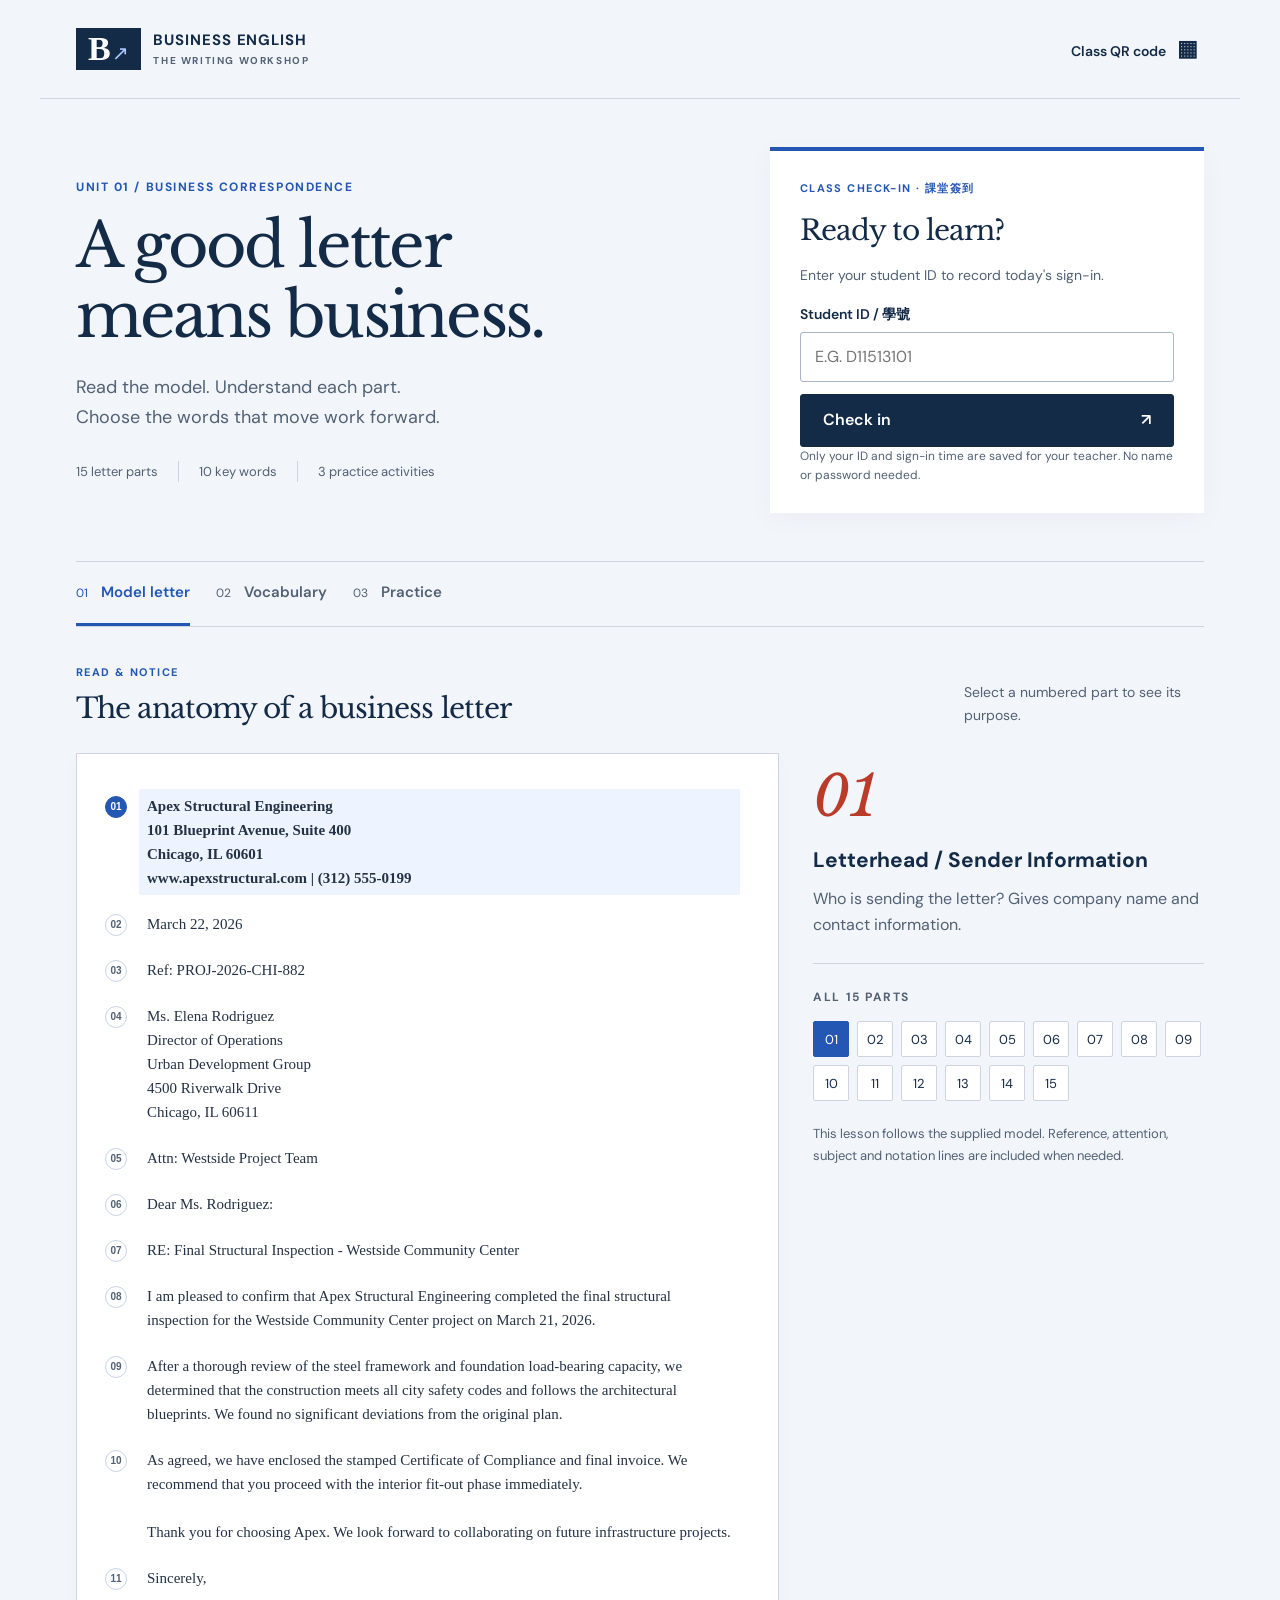
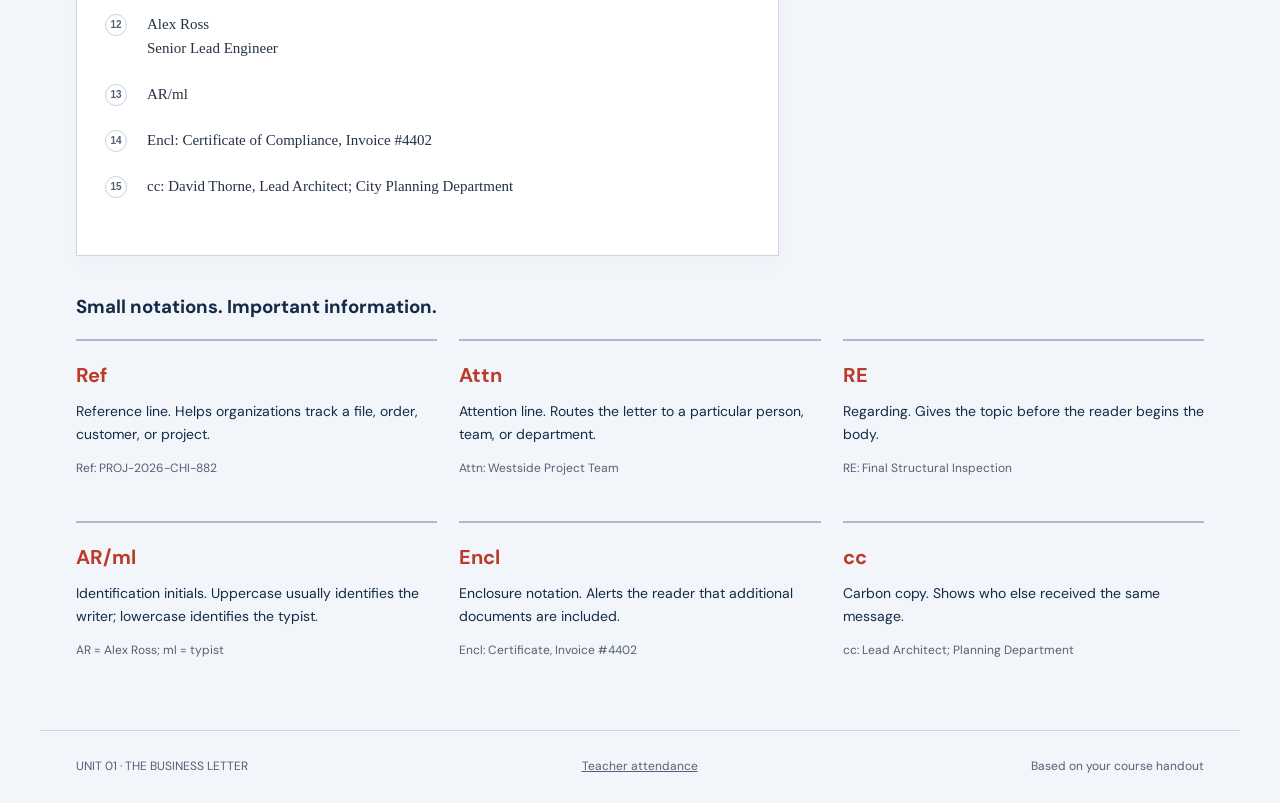
<file: index.html>
<!doctype html>
<html lang="en"><head><meta charset="utf-8"><meta name="viewport" content="width=device-width,initial-scale=1"><title>Unit 1 · The Business Letter</title><meta name="description" content="Explore a complete business letter, practise vocabulary, and check in for class."><link rel="icon" href="favicon.svg" type="image/svg+xml"><link rel="stylesheet" href="styles.css?v=sticky-bank-20261012"><script src="lesson.js?v=simple-gaps-20261017" defer></script><script src="config.js" defer></script><script src="app.js?v=sticky-bank-20261012" defer></script></head>
<body><a class="skip" href="#lesson">Skip to lesson</a>
<header class="masthead"><a class="brand" href="./"><span class="brand-mark">B<span>↗</span></span><span>BUSINESS ENGLISH<small>THE WRITING WORKSHOP</small></span></a><button class="plain" id="qr-open">Class QR code <span aria-hidden="true">▦</span></button></header>
<main><section class="intro"><div><p class="eyebrow">UNIT 01 / BUSINESS CORRESPONDENCE</p><h1>A good letter<br>means business.</h1><p class="lede">Read the model. Understand each part.<br>Choose the words that move work forward.</p><div class="meta"><span>15 letter parts</span><span>10 key words</span><span>3 practice activities</span></div></div>
<aside class="checkin"><p class="eyebrow">CLASS CHECK-IN · 課堂簽到</p><h2>Ready to learn?</h2><p>Enter your student ID to record today's sign-in.</p><form id="checkin-form"><label for="student-id">Student ID / 學號</label><input id="student-id" name="studentId" maxlength="20" minlength="4" pattern="[A-Za-z0-9-]{4,20}" autocomplete="off" autocapitalize="characters" placeholder="e.g. D11513101" required><button class="primary" type="submit">Check in <span aria-hidden="true">↗</span></button></form><p class="status" id="checkin-status" role="status"></p><small>Only your ID and sign-in time are saved for your teacher. No name or password needed.</small></aside></section>
<nav class="lesson-nav" aria-label="Lesson sections"><a href="#lesson" class="active" data-view="lesson">01 <span>Model letter</span></a><a href="#vocabulary" data-view="vocabulary">02 <span>Vocabulary</span></a><a href="#practice" data-view="practice">03 <span>Practice</span></a></nav>
<section id="lesson" class="view"><div class="section-heading"><div><p class="eyebrow">READ & NOTICE</p><h2>The anatomy of a business letter</h2></div><p>Select a numbered part to see its purpose.</p></div><div class="letter-layout"><article class="letter-paper" id="letter" aria-label="Model business letter"></article><aside class="explainer"><span class="big-number" id="part-number">01</span><h3 id="part-title"></h3><p id="part-description"></p><div class="rule"></div><p class="eyebrow">ALL 15 PARTS</p><div class="part-index" id="part-index"></div><p class="note">This lesson follows the supplied model. Reference, attention, subject and notation lines are included when needed.</p></aside></div><section class="notations"><h3>Small notations. Important information.</h3><div id="notations" class="notation-grid"></div></section></section>
<section id="vocabulary" class="view" hidden><div class="section-heading"><div><p class="eyebrow">BUILD YOUR WORD BANK</p><h2>Words that do the work</h2></div><p>Meaning, usage and business combinations.</p></div><div id="vocab-grid" class="vocab-grid"></div></section>
<section id="practice" class="view" hidden><div class="section-heading"><div><p class="eyebrow">TRY IT YOURSELF</p><h2>Put the language to work</h2></div><p>Practice the vocabulary, then complete the sentences on your own.</p></div><div class="practice-switch" role="group" aria-label="Choose activity"><button class="selected" data-activity="choice">01 · Choose a word</button><button data-activity="match">02 · Match meanings</button><button data-activity="gap">03 · Complete sentences</button></div><p id="activity-instruction"></p><form id="exercise"></form><div class="exercise-actions"><button class="primary" id="check-answers">Check answers</button><button class="secondary" id="reset-answers">Try again</button><strong role="status" id="score"></strong></div></section>
</main><footer><span>UNIT 01 · THE BUSINESS LETTER</span><a href="teacher.html">Teacher attendance</a><span>Based on your course handout</span></footer>
<dialog id="qr-dialog"><button class="dialog-close" aria-label="Close QR code">×</button><p class="eyebrow">SCAN. CHECK IN. LEARN.</p><h2>Join the lesson</h2><img src="assets/class-qr.png" width="300" height="300" alt="QR code linking to this business letter lesson"><p>Scan with your phone, then enter your student ID.</p><a href="assets/class-qr.png" download="business-letter-unit1-QR.png">Download QR code</a></dialog>
</body></html>
</file>
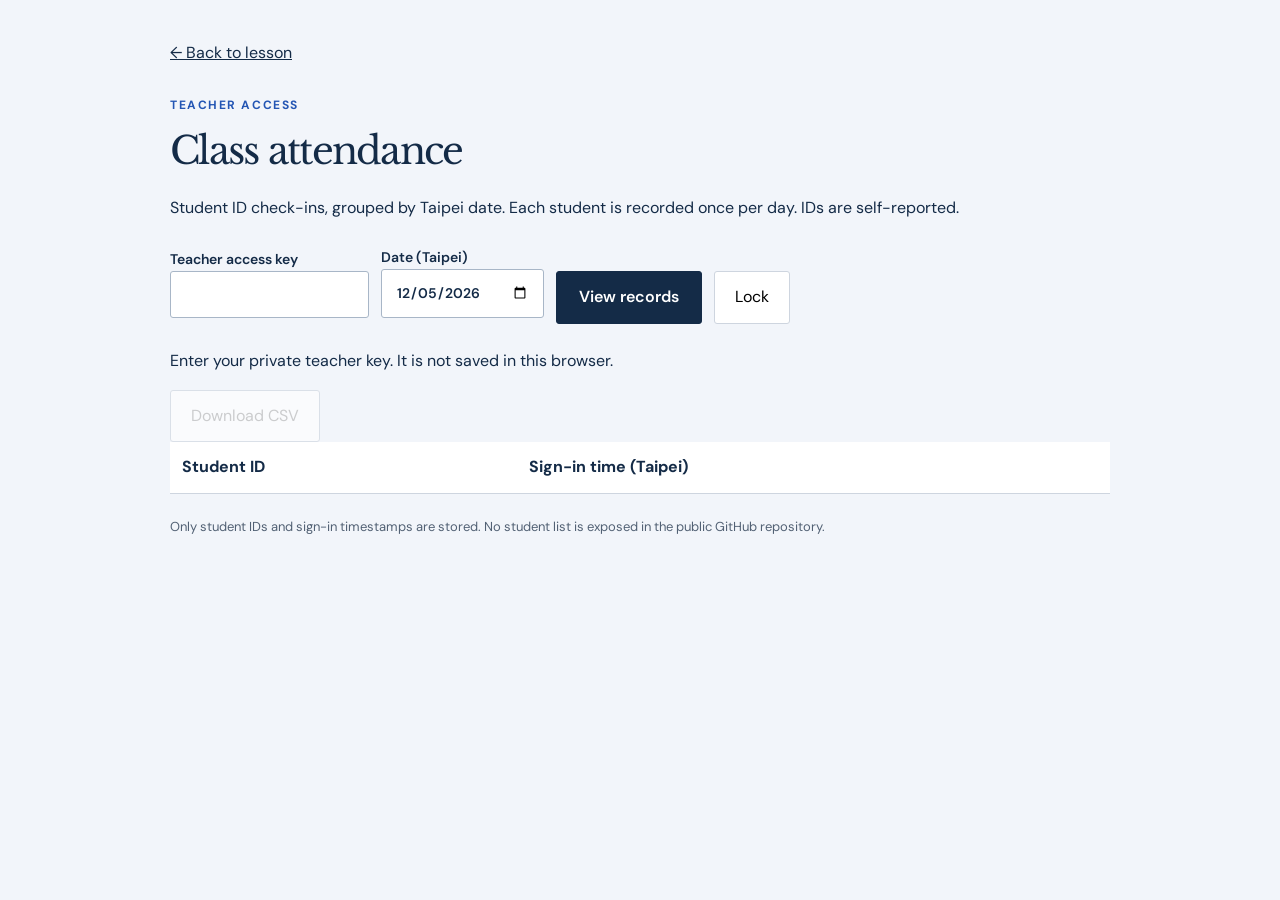
<file: teacher.html>
<!doctype html><html lang="en"><head><meta charset="utf-8"><meta name="viewport" content="width=device-width,initial-scale=1"><title>Teacher attendance · Unit 1</title><link rel="stylesheet" href="styles.css"><link rel="icon" href="favicon.svg"><script src="config.js" defer></script><script src="teacher.js" defer></script></head><body><main class="teacher-main"><a href="./">← Back to lesson</a><p class="eyebrow" style="margin-top:30px">TEACHER ACCESS</p><h1 style="font-size:38px">Class attendance</h1><p>Student ID check-ins, grouped by Taipei date. Each student is recorded once per day. IDs are self-reported.</p><form id="teacher-form"><div class="teacher-controls"><label>Teacher access key<input id="teacher-key" type="password" autocomplete="off" required></label><label>Date (Taipei)<input type="date" id="attendance-date" required></label><button class="primary">View records</button><button class="secondary" id="lock" type="button">Lock</button></div></form><p role="status" id="teacher-status">Enter your private teacher key. It is not saved in this browser.</p><button class="secondary" id="export" disabled>Download CSV</button><div class="table-wrap"><table><thead><tr><th scope="col">Student ID</th><th scope="col">Sign-in time (Taipei)</th></tr></thead><tbody id="records"></tbody></table></div><p class="note">Only student IDs and sign-in timestamps are stored. No student list is exposed in the public GitHub repository.</p></main></body></html>
</file>
<file: styles.css>
@import url('https://fonts.googleapis.com/css2?family=DM+Sans:wght@400;500;600;700&family=Libre+Baskerville:ital,wght@0,400;0,700;1,400&display=swap');
:root{--ink:#142b47;--muted:#526174;--blue:#2456b4;--red:#ba3b29;--line:#ced5df;--paper:#fff;--bg:#f2f5fa}*{box-sizing:border-box}html{scroll-behavior:smooth}body{margin:0;background:var(--bg);color:var(--ink);font:16px/1.65 'DM Sans',Arial,sans-serif}a{color:inherit}button,input,select{font:inherit}button,a,input,select{touch-action:manipulation}button{cursor:pointer}button:focus-visible,a:focus-visible,input:focus-visible,select:focus-visible{outline:3px solid #da8620;outline-offset:3px}button:disabled{cursor:wait;opacity:.65}[hidden]{display:none!important}.skip{position:absolute;top:-80px}.skip:focus{top:8px;z-index:10;background:white;padding:8px}.masthead,main,footer{max-width:1200px;margin:auto}.masthead{display:flex;align-items:center;justify-content:space-between;padding:28px 36px;border-bottom:1px solid var(--line)}.brand{display:flex;gap:12px;align-items:center;text-decoration:none;font-weight:700;font-size:15px;letter-spacing:.06em}.brand small{display:block;font-size:10px;letter-spacing:.16em;color:var(--muted)}.brand-mark{background:var(--ink);color:white;font:700 34px Georgia;padding:2px 12px;position:relative}.brand-mark span{font:20px Arial;color:#a9c9ff}.plain{border:0;background:transparent;color:var(--ink);font-size:14px;font-weight:600}.plain span{font-size:22px;margin-left:8px}main{padding:0 36px}.intro{display:grid;grid-template-columns:1.45fr 1fr;gap:64px;align-items:center;padding:48px 0}.eyebrow{font-size:12px;font-weight:700;letter-spacing:.13em;color:var(--blue);margin:0 0 14px}h1,h2,h3,p{margin-top:0}h1{font:400 clamp(38px,5vw,62px)/1.13 'Libre Baskerville',Georgia,serif;letter-spacing:-.045em;margin-bottom:22px}h2{font:400 30px/1.3 'Libre Baskerville',Georgia,serif;letter-spacing:-.035em;margin-bottom:14px}h3{line-height:1.4}.lede{color:var(--muted);font-size:18px}.meta{display:flex;gap:20px;font-size:13px;color:var(--muted);margin-top:28px}.meta span+span{border-left:1px solid var(--line);padding-left:20px}.checkin{background:white;border-top:4px solid var(--blue);padding:28px 30px;box-shadow:0 6px 25px #142b4709}.checkin h2{font-size:28px}.checkin p{font-size:14px;color:var(--muted);margin-bottom:16px}.checkin .eyebrow{color:var(--blue);font-size:11px}.checkin small{display:block;color:var(--muted);font-size:12px;line-height:1.6}label{display:block;font-size:14px;font-weight:600;margin-bottom:6px}input,select{border:1px solid #a8b6c7;background:white;color:var(--ink);padding:11px 14px;border-radius:3px;max-width:100%}#student-id{width:100%;margin-bottom:12px;text-transform:uppercase}.primary{border:1px solid var(--ink);background:var(--ink);color:white;padding:12px 22px;font-weight:600;border-radius:3px}.primary:hover{background:var(--blue);border-color:var(--blue)}.checkin .primary{width:100%;display:flex;justify-content:space-between}.status{margin:12px 0;font-size:14px}.status:empty{display:none}.status.error{color:#b3261e}.status.success{color:#14603d}.secondary{background:white;border:1px solid var(--line);padding:12px 20px;border-radius:3px}.lesson-nav{display:flex;border-top:1px solid var(--line);border-bottom:1px solid var(--line);gap:26px;position:sticky;top:0;background:var(--bg);z-index:2}.lesson-nav a{padding:18px 0;text-decoration:none;font-size:12px;color:var(--muted);border-bottom:3px solid transparent;white-space:nowrap}.lesson-nav span{font-size:15px;margin-left:10px;font-weight:600}.lesson-nav a.active{color:var(--blue);border-bottom-color:var(--blue)}.view{padding:36px 0 50px}.section-heading{display:flex;justify-content:space-between;align-items:end;gap:24px;margin-bottom:26px}.section-heading h2{font-size:28px;margin:0}.section-heading .eyebrow{font-size:11px;margin-bottom:10px}.section-heading>p{max-width:240px;font-size:14px;color:var(--muted);margin:0}.letter-layout{display:grid;grid-template-columns:1.8fr 1fr;gap:34px;align-items:start}.letter-paper{background:white;padding:35px 38px 40px 62px;border:1px solid var(--line);box-shadow:0 8px 20px #142b4706;font:15px/1.6 Georgia,serif}.letter-part{position:relative;border:0;background:transparent;color:#253245;display:block;text-align:left;white-space:pre-line;font:inherit;width:100%;padding:5px 8px;margin:0 0 12px;border-radius:2px}.letter-part:before{content:attr(data-number);position:absolute;left:-34px;top:7px;font:600 10px/20px Arial;color:var(--muted);border:1px solid #c7d4e5;border-radius:50%;width:20px;height:20px;text-align:center;background:white}.letter-part:hover,.letter-part.chosen{background:#edf3ff}.letter-part.chosen:before{background:var(--blue);border-color:var(--blue);color:white}.letter-part:first-child{font-weight:700}.explainer{position:sticky;top:90px;padding:10px 0}.big-number{color:var(--red);font:italic 56px/1.2 'Libre Baskerville',Georgia,serif}.explainer h3{font-size:21px;margin:16px 0 10px}.explainer>p{color:var(--muted)}.rule{border-top:1px solid var(--line);margin:24px 0}.part-index{display:flex;flex-wrap:wrap;gap:8px}.part-index button{width:36px;height:36px;background:white;border:1px solid var(--line);color:var(--ink);font-size:13px;border-radius:2px}.part-index button.selected{background:var(--blue);color:white;border-color:var(--blue)}.note{color:var(--muted);font-size:13px;margin-top:22px}.notations{margin-top:38px}.notation-grid{display:grid;grid-template-columns:repeat(3,1fr);gap:22px}.notation{border-top:2px solid #a8bad0;padding:18px 0}.notation h4{font-size:20px;margin:0 0 8px;color:var(--red)}.notation p{font-size:14px;margin-bottom:8px}.notation small{font-size:12px;color:var(--muted)}.vocab-grid{display:grid;grid-template-columns:repeat(2,1fr);gap:1px;background:var(--line);border:1px solid var(--line)}.word-card{background:white;padding:26px;position:relative}.word-card h3{font:400 28px Georgia;margin:0 0 12px}.word-card p{color:var(--muted);font-size:15px}.word-card .combo{border-top:1px solid #e6eaf0;padding-top:12px;color:var(--blue);margin:0;font-size:14px}.word-card .counter{float:right;color:#97a7bd;font-size:13px}.practice-switch{display:flex;gap:8px;flex-wrap:wrap;margin-bottom:24px}.practice-switch button{border:1px solid var(--line);background:white;color:var(--ink);padding:12px 18px;border-radius:3px}.practice-switch .selected{background:var(--blue);color:white;border-color:var(--blue)}#activity-instruction{color:var(--muted)}#exercise{display:grid;grid-template-columns:1fr 1fr;gap:20px}.question{border:1px solid var(--line);background:white;padding:24px;min-width:0}.question legend{float:left;width:100%;font-weight:600;margin-bottom:15px}.question .options{clear:both}.question label{font-weight:400;display:flex;gap:10px;padding:5px 0;align-items:center}.question input[type=radio]{width:18px;height:18px;flex-shrink:0}.question input[type=text],.question select{width:100%}.feedback{font-size:14px;margin:12px 0 0}.correct .feedback{color:#14603d}.incorrect .feedback{color:#b3261e}.correct{border-color:#67a889}.incorrect{border-color:#c86860}.exercise-actions{display:flex;align-items:center;gap:14px;flex-wrap:wrap;margin-top:24px}.resource-grid{display:grid;grid-template-columns:repeat(3,1fr);gap:18px}.resource{background:white;border:1px solid var(--line);padding:26px;text-decoration:none}.resource:hover{border-color:var(--blue)}.resource span{font-size:11px;letter-spacing:.07em;color:var(--blue);font-weight:700}.resource h3{font:400 22px/1.45 Georgia;margin:20px 0 14px}.resource p{font-size:14px;color:var(--muted)}.resource b{font-size:14px}footer{display:flex;justify-content:space-between;gap:16px;padding:26px 36px;border-top:1px solid var(--line);font-size:12px;color:var(--muted)}dialog{border:1px solid var(--line);padding:35px;text-align:center;max-width:min(460px,94vw);color:var(--ink)}dialog::backdrop{background:#0e2139aa}dialog img{max-width:100%;height:auto}.dialog-close{position:absolute;right:10px;top:4px;background:none;border:0;font-size:30px;color:var(--ink)}.teacher-main{max-width:1000px;padding:40px 30px;margin:auto}.teacher-main table{border-collapse:collapse;width:100%;background:white}.teacher-main th,.teacher-main td{padding:12px;border-bottom:1px solid var(--line);text-align:left}.teacher-controls{display:flex;gap:12px;align-items:end;flex-wrap:wrap;margin:24px 0}.teacher-main input{display:block}.table-wrap{overflow:auto}
@media(max-width:760px){.masthead{padding:18px 20px}main{padding:0 20px}.intro{grid-template-columns:1fr;gap:24px;padding:32px 0}.intro h1{font-size:43px}.checkin{padding:24px}.meta{gap:10px;font-size:12px}.meta span+span{padding-left:10px}.lesson-nav{gap:20px;overflow-x:auto}.lesson-nav a{padding:14px 0}.lesson-nav span{margin-left:5px;font-size:14px}.section-heading{display:block}.section-heading>p{margin-top:14px;max-width:none}.section-heading h2{font-size:26px}.letter-layout{grid-template-columns:1fr;gap:22px}.explainer{position:static;grid-row:1;background:#e5ecf8;padding:20px}.explainer .big-number{float:right;font-size:40px}.explainer h3{margin-top:0}.explainer .rule{margin:15px 0}.explainer .note{display:none}.letter-paper{padding:25px 18px 25px 48px;font-size:14px}.notation-grid{grid-template-columns:1fr 1fr}.vocab-grid,#exercise,.resource-grid{grid-template-columns:1fr}.practice-switch button{flex:1;font-size:13px;padding:10px}.brand{font-size:12px}.brand small{font-size:9px}.plain{font-size:12px}footer{padding:20px;flex-wrap:wrap}.question{padding:20px}.view{padding-top:25px}}
@media print{.masthead,.intro,.lesson-nav,.explainer,footer,.exercise-actions{display:none}.letter-layout{display:block}.letter-paper{box-shadow:none;border:0}.view{display:block!important}.view:not(#lesson){display:none!important}}
.drag-bank{grid-column:1/-1;display:flex;flex-wrap:wrap;gap:8px;padding:16px;background:#e5ecf8;position:sticky;top:var(--navigation-height,64px);z-index:1;align-self:start;box-shadow:0 4px 8px #142b4712;border:1px solid var(--line)}.word-chip{background:white;color:var(--blue);border:1px solid var(--blue);padding:8px 12px;border-radius:3px;font-weight:600;cursor:grab}.word-chip[aria-pressed=true]{background:var(--blue);color:white;outline:3px solid #da8620}.word-chip:disabled{opacity:.4;cursor:default}.drag-notice{grid-column:1/-1;font-size:14px;color:var(--muted);margin:0}.drag-notice:empty{display:none}.gap-slot{display:inline-block;min-width:145px;max-width:100%;min-height:44px;padding:6px 10px;margin:4px 0;background:#f2f5fa;color:var(--blue);border:2px dashed var(--blue);border-radius:3px;vertical-align:middle;cursor:pointer}.gap-slot.filled{border-style:solid;background:#e5ecf8;cursor:grab}.gap-slot.drag-over{background:#ffecd4;border-color:#da8620}.drag-sentence{line-height:2}@media(max-width:760px){.drag-bank{padding:10px;gap:6px}.word-chip{font-size:14px;padding:7px 9px}}@media(prefers-reduced-motion:reduce){html{scroll-behavior:auto}}

#exercise:has(.drag-bank) .question{scroll-margin-top:calc(var(--navigation-height,64px) + var(--word-bank-height,100px) + 16px)}
</file>
